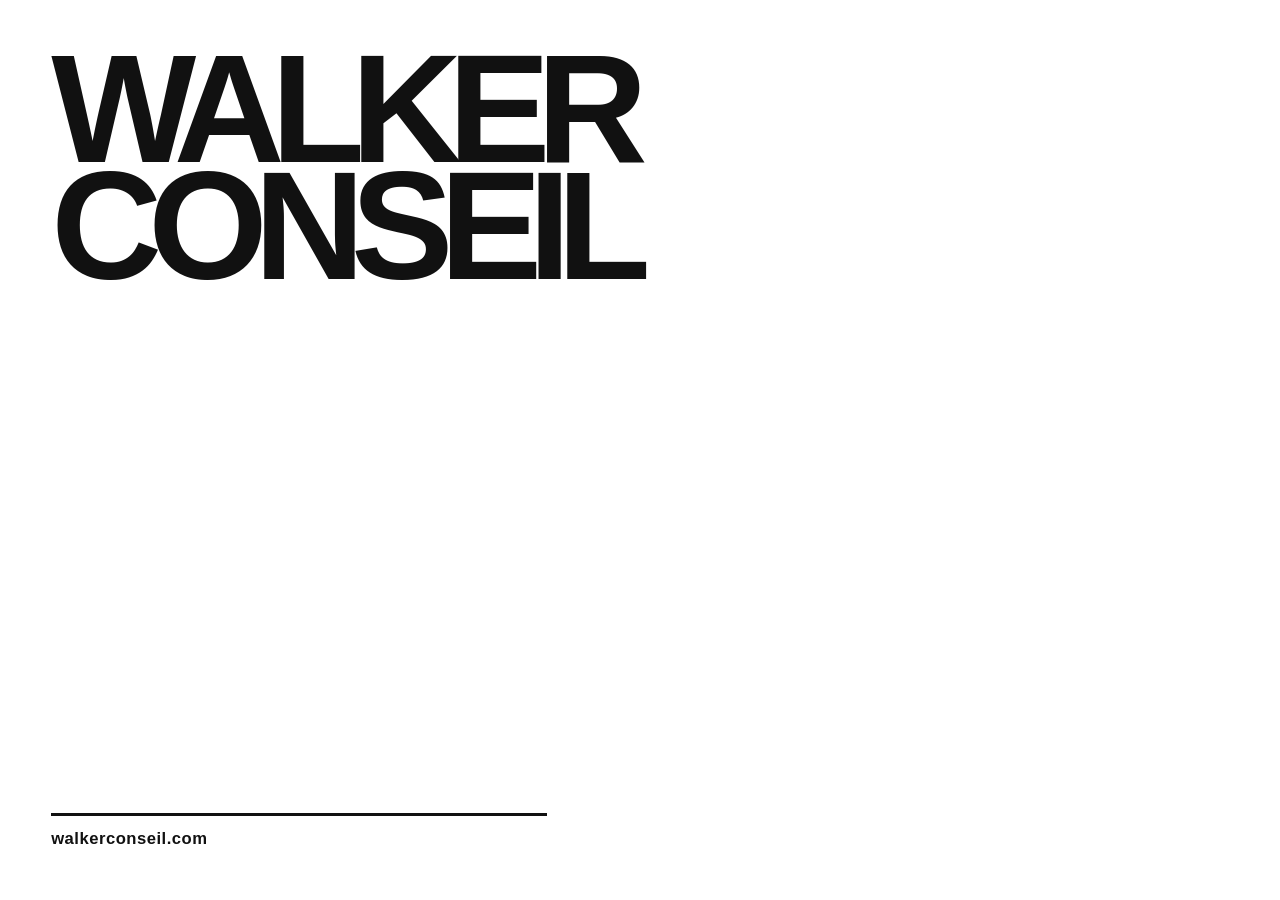
<file: index.html>
<!doctype html>
<html lang="en">
<head>
  <meta charset="utf-8">
  <meta name="viewport" content="width=device-width, initial-scale=1">
  <title>Walker Conseil</title>
  <style>
    * { box-sizing: border-box; }
    body { background: #fff; color: #111; font-family: Arial, Helvetica, sans-serif; margin: 0; min-height: 100svh; padding: clamp(1.5rem, 4vw, 4rem); }
    main { display: flex; flex-direction: column; justify-content: space-between; min-height: calc(100svh - clamp(3rem, 8vw, 8rem)); }
    h1 { font-size: clamp(3.5rem, 12vw, 12rem); font-weight: 700; letter-spacing: -.09em; line-height: .76; margin: 0; max-width: 9ch; text-transform: uppercase; }
    p { border-top: .2rem solid #111; font-size: clamp(.8rem, 1.3vw, 1.1rem); font-weight: 700; letter-spacing: .03em; margin: 3rem 0 0; padding-top: .8rem; width: min(100%, 31rem); }
  </style>
</head>
<body>
  <main>
    <h1>Walker<br>Conseil</h1>
    <p>walkerconseil.com</p>
  </main>
</body>
</html>
</file>
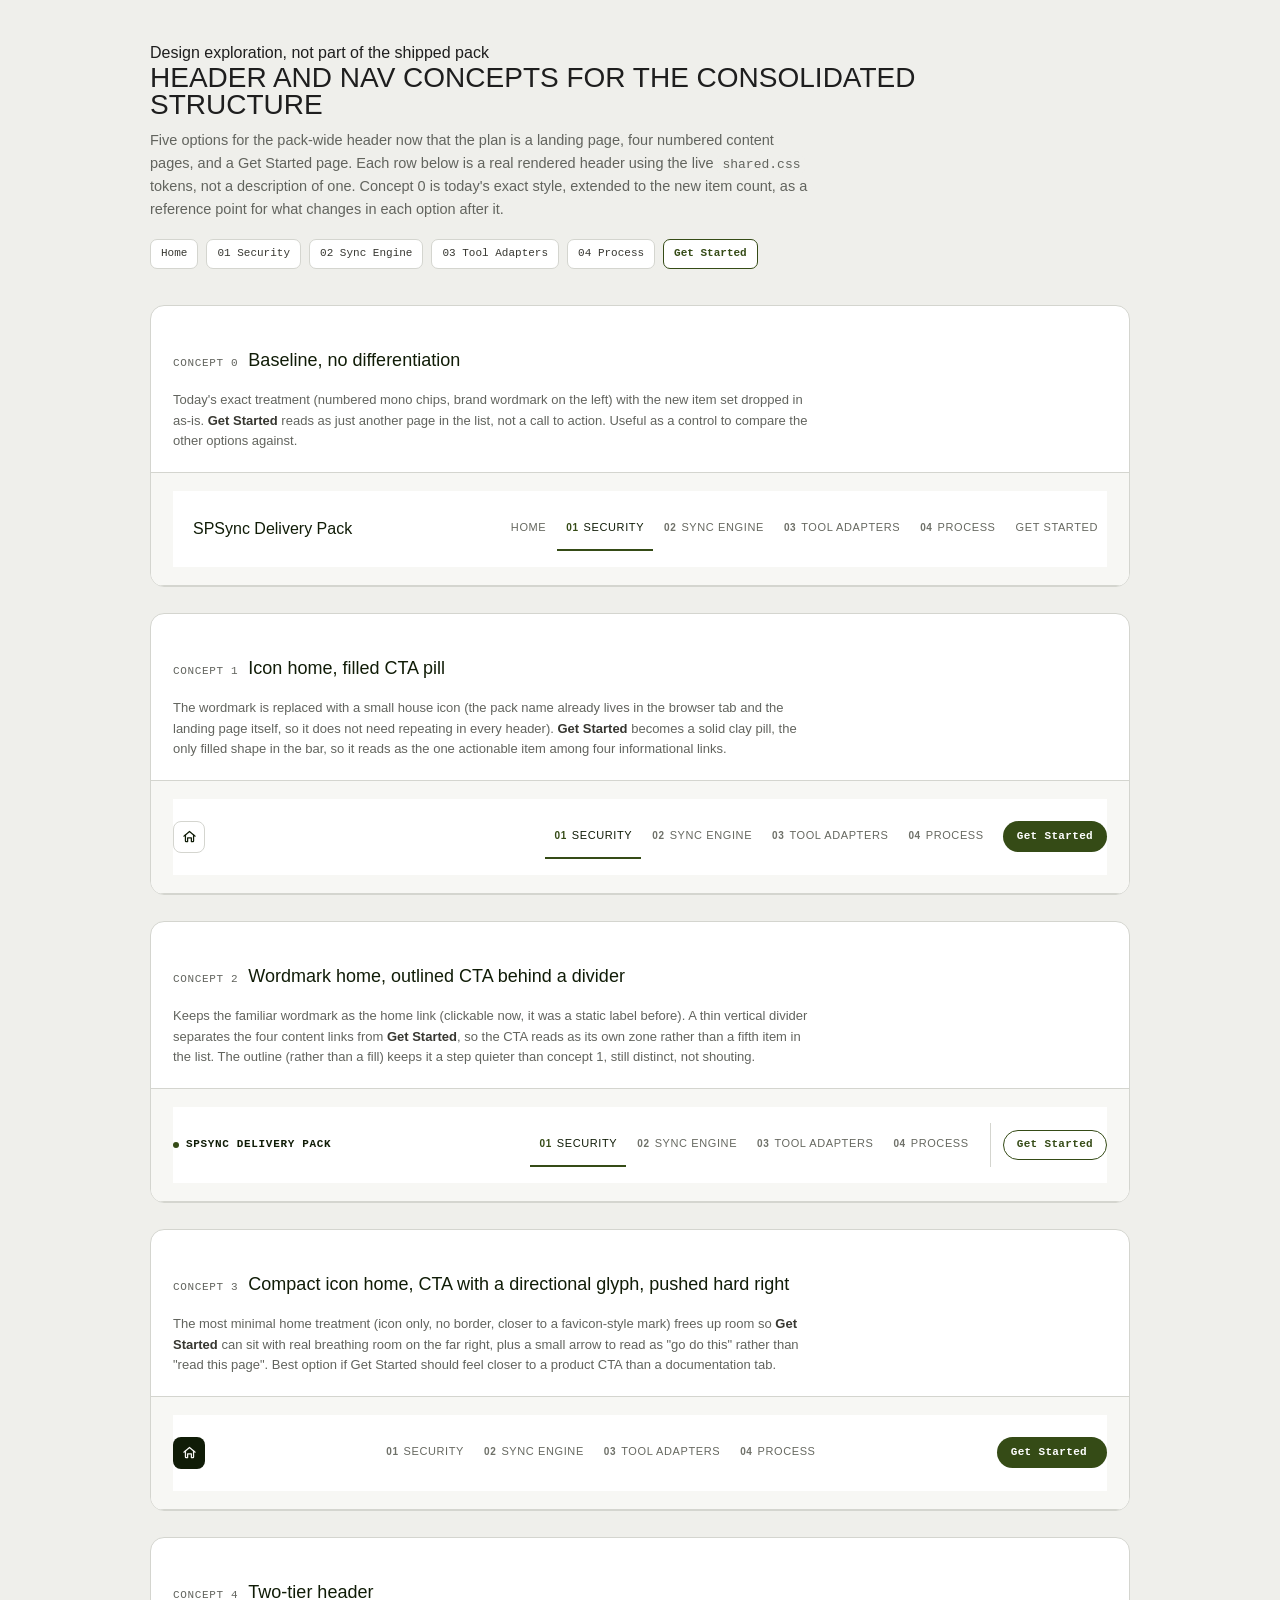
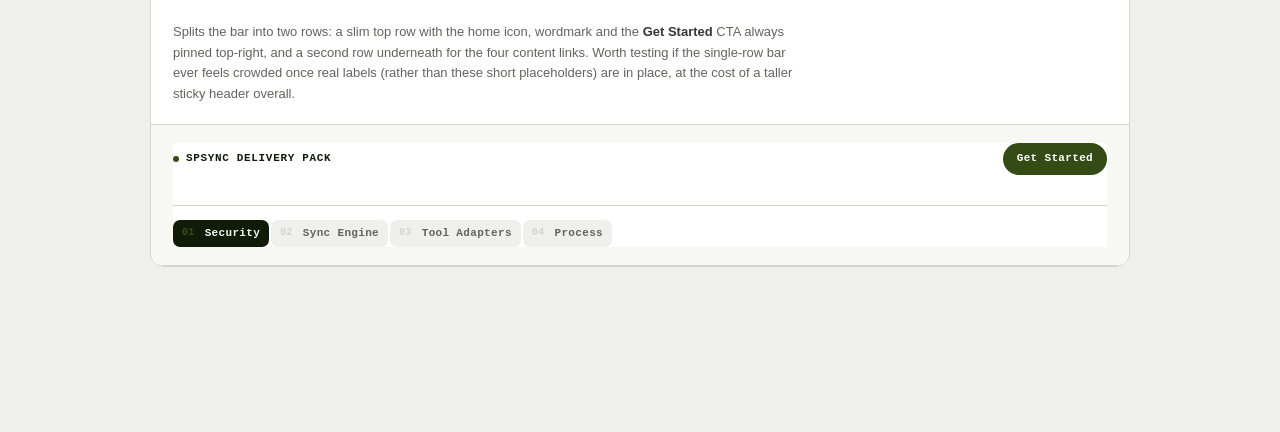
<file: clients/openpoint/sp-sync-engine/00-nav-header-concepts.html>
<!doctype html>
<html lang="en">
<head>
<meta charset="utf-8">
<meta name="viewport" content="width=device-width, initial-scale=1">
<title>Header/Nav Concepts: SPSync</title>
<link rel="stylesheet" href="assets/shared.css">
<style>
  /* Scratch design-exploration file for the consolidated 6-piece structure.
     Not part of the shipped pack, not linked from site.js's PAGES list.
     See plan/style-guide.md, "Component prototyping workflow". */

  body { background: var(--gray-150); padding-top: 40px; }
  .page { display: block; max-width: 980px; }

  .intro { margin-bottom: 36px; }
  .intro h1 { font-size: 28px; margin-bottom: 10px; }
  .intro p { color: var(--gray-500); max-width: 660px; font-size: 14.5px; }
  .intro .structure {
    margin-top: 18px; display: flex; flex-wrap: wrap; gap: 8px;
  }
  .intro .structure span {
    font-family: var(--mono); font-size: 11px; color: var(--gray-700);
    background: #fff; border: 1.5px solid var(--gray-300); border-radius: 7px;
    padding: 5px 10px;
  }
  .intro .structure span.cta { color: var(--clay); border-color: var(--clay); font-weight: 600; }

  .concept {
    background: #fff; border: 1.5px solid var(--gray-300); border-radius: 14px;
    margin-bottom: 26px; overflow: hidden;
  }
  .concept-label { display: flex; align-items: baseline; gap: 10px; padding: 18px 22px 2px; }
  .concept-label .cn {
    font-family: var(--mono); font-size: 11px; color: var(--gray-500);
    text-transform: uppercase; letter-spacing: 0.06em;
  }
  .concept-label h3 { font-family: var(--serif); font-size: 18px; font-weight: 500; color: var(--slate); }
  .concept-note { padding: 6px 22px 20px; font-size: 13px; color: var(--gray-500); max-width: 680px; }
  .concept-note b { color: var(--gray-700); }

  /* the mounted header preview: strips the sticky/negative-margin rules
     .top-header relies on when it's flush against the real page body */
  .mk-stage {
    padding: 18px 22px; background: var(--ivory);
    border-top: 1px solid var(--gray-300); border-bottom: 1px solid var(--gray-300);
  }
  .mk-stage .top-header {
    position: static; margin: 0; padding: 0; border-bottom: none;
  }

  /* shared building blocks for the concepts, layered on top of the real
     .top-header/.brand/.pack-nav classes from shared.css */
  .top-header .nav-group { display: flex; align-items: center; gap: 10px; flex-wrap: wrap; }

  .home-icon {
    display: flex; align-items: center; justify-content: center;
    width: 32px; height: 32px; border-radius: 8px; flex-shrink: 0;
    border: 1.5px solid var(--gray-300); color: var(--slate); text-decoration: none;
  }
  .home-icon:hover { background: var(--gray-150); border-color: var(--slate); }
  .home-icon.current { background: var(--slate); border-color: var(--slate); color: var(--ivory); }
  .home-icon svg { width: 15px; height: 15px; }

  .home-word {
    display: flex; align-items: center; gap: 7px; text-decoration: none;
    font-family: var(--mono); font-size: 11px; letter-spacing: 0.06em;
    text-transform: uppercase; color: var(--slate); font-weight: 600; white-space: nowrap;
  }
  .home-word .dot { width: 6px; height: 6px; border-radius: 50%; background: var(--clay); }

  .divider { width: 1px; align-self: stretch; background: var(--gray-300); margin: 0 2px; }

  .cta-fill, .cta-outline, .cta-plain {
    display: flex; align-items: center; gap: 6px; text-decoration: none; white-space: nowrap;
    font-family: var(--mono); font-size: 11px; font-weight: 600; letter-spacing: 0.03em;
    border-radius: 999px; padding: 7px 14px;
  }
  .cta-fill { color: #fff; background: var(--clay); }
  .cta-fill:hover { background: var(--slate); }
  .cta-outline { color: var(--clay); background: transparent; border: 1.5px solid var(--clay); padding: 5.5px 13px; }
  .cta-outline:hover { background: var(--clay); color: #fff; }
  .cta-plain { color: var(--gray-500); background: var(--gray-150); border-radius: 7px; padding: 5px 9px; }
  .cta-plain b { font-weight: 600; color: var(--gray-300); font-size: 10px; margin-right: 4px; }

  .mk-tier2 {
    display: flex; gap: 2px; flex-wrap: wrap; margin-top: 14px; padding-top: 14px;
    border-top: 1px solid var(--gray-300);
  }
</style>
</head>
<body>
<div class="page">

  <div class="intro">
    <div class="eyebrow"><span class="dot"></span>Design exploration, not part of the shipped pack</div>
    <h1>Header and nav concepts for the consolidated structure</h1>
    <p>Five options for the pack-wide header now that the plan is a landing page, four numbered
      content pages, and a Get Started page. Each row below is a real rendered header using the
      live <code>shared.css</code> tokens, not a description of one. Concept 0 is today's exact
      style, extended to the new item count, as a reference point for what changes in each option
      after it.</p>
    <div class="structure">
      <span>Home</span>
      <span>01 Security</span>
      <span>02 Sync Engine</span>
      <span>03 Tool Adapters</span>
      <span>04 Process</span>
      <span class="cta">Get Started</span>
    </div>
  </div>

  <div class="concept">
    <div class="concept-label"><span class="cn">Concept 0</span><h3>Baseline, no differentiation</h3></div>
    <div class="concept-note">Today's exact treatment (numbered mono chips, brand wordmark on the
      left) with the new item set dropped in as-is. <b>Get Started</b> reads as just another page in
      the list, not a call to action. Useful as a control to compare the other options against.</div>
    <div class="mk-stage">
      <div class="top-header">
        <span class="brand"><span class="dot"></span>SPSync Delivery Pack</span>
        <nav class="pack-nav">
          <a href="#">Home</a>
          <a href="#" class="current"><b>01</b>Security</a>
          <a href="#"><b>02</b>Sync Engine</a>
          <a href="#"><b>03</b>Tool Adapters</a>
          <a href="#"><b>04</b>Process</a>
          <a href="#">Get Started</a>
        </nav>
      </div>
    </div>
  </div>

  <div class="concept">
    <div class="concept-label"><span class="cn">Concept 1</span><h3>Icon home, filled CTA pill</h3></div>
    <div class="concept-note">The wordmark is replaced with a small house icon (the pack name
      already lives in the browser tab and the landing page itself, so it does not need repeating
      in every header). <b>Get Started</b> becomes a solid clay pill, the only filled shape in the
      bar, so it reads as the one actionable item among four informational links.</div>
    <div class="mk-stage">
      <div class="top-header">
        <a href="#" class="home-icon" title="Home">
          <svg viewBox="0 0 24 24" fill="none" stroke="currentColor" stroke-width="2" stroke-linecap="round" stroke-linejoin="round"><path d="M3 11.5 12 4l9 7.5"/><path d="M5.5 9.5V19a1 1 0 0 0 1 1H9v-6h6v6h2.5a1 1 0 0 0 1-1V9.5"/></svg>
        </a>
        <div class="nav-group">
          <nav class="pack-nav">
            <a href="#" class="current"><b>01</b>Security</a>
            <a href="#"><b>02</b>Sync Engine</a>
            <a href="#"><b>03</b>Tool Adapters</a>
            <a href="#"><b>04</b>Process</a>
          </nav>
          <a href="#" class="cta-fill">Get Started</a>
        </div>
      </div>
    </div>
  </div>

  <div class="concept">
    <div class="concept-label"><span class="cn">Concept 2</span><h3>Wordmark home, outlined CTA behind a divider</h3></div>
    <div class="concept-note">Keeps the familiar wordmark as the home link (clickable now, it
      was a static label before). A thin vertical divider separates the four content links from
      <b>Get Started</b>, so the CTA reads as its own zone rather than a fifth item in the list.
      The outline (rather than a fill) keeps it a step quieter than concept 1, still distinct, not
      shouting.</div>
    <div class="mk-stage">
      <div class="top-header">
        <a href="#" class="home-word"><span class="dot"></span>SPSync Delivery Pack</a>
        <div class="nav-group">
          <nav class="pack-nav">
            <a href="#" class="current"><b>01</b>Security</a>
            <a href="#"><b>02</b>Sync Engine</a>
            <a href="#"><b>03</b>Tool Adapters</a>
            <a href="#"><b>04</b>Process</a>
          </nav>
          <span class="divider"></span>
          <a href="#" class="cta-outline">Get Started</a>
        </div>
      </div>
    </div>
  </div>

  <div class="concept">
    <div class="concept-label"><span class="cn">Concept 3</span><h3>Compact icon home, CTA with a directional glyph, pushed hard right</h3></div>
    <div class="concept-note">The most minimal home treatment (icon only, no border, closer to a
      favicon-style mark) frees up room so <b>Get Started</b> can sit with real breathing room on
      the far right, plus a small arrow to read as "go do this" rather than "read this page". Best
      option if Get Started should feel closer to a product CTA than a documentation tab.</div>
    <div class="mk-stage">
      <div class="top-header">
        <a href="#" class="home-icon current" title="Home" style="border:none;">
          <svg viewBox="0 0 24 24" fill="none" stroke="currentColor" stroke-width="2" stroke-linecap="round" stroke-linejoin="round"><path d="M3 11.5 12 4l9 7.5"/><path d="M5.5 9.5V19a1 1 0 0 0 1 1H9v-6h6v6h2.5a1 1 0 0 0 1-1V9.5"/></svg>
        </a>
        <nav class="pack-nav">
          <a href="#"><b>01</b>Security</a>
          <a href="#"><b>02</b>Sync Engine</a>
          <a href="#"><b>03</b>Tool Adapters</a>
          <a href="#"><b>04</b>Process</a>
        </nav>
        <a href="#" class="cta-fill">
          Get Started
          <svg viewBox="0 0 24 24" fill="none" stroke="currentColor" stroke-width="2.5" stroke-linecap="round" stroke-linejoin="round"><path d="M5 12h13"/><path d="M13 6l6 6-6 6"/></svg>
        </a>
      </div>
    </div>
  </div>

  <div class="concept">
    <div class="concept-label"><span class="cn">Concept 4</span><h3>Two-tier header</h3></div>
    <div class="concept-note">Splits the bar into two rows: a slim top row with the home icon,
      wordmark and the <b>Get Started</b> CTA always pinned top-right, and a second row underneath
      for the four content links. Worth testing if the single-row bar ever feels crowded once real
      labels (rather than these short placeholders) are in place, at the cost of a taller sticky
      header overall.</div>
    <div class="mk-stage">
      <div class="top-header" style="flex-wrap: wrap;">
        <a href="#" class="home-word"><span class="dot"></span>SPSync Delivery Pack</a>
        <a href="#" class="cta-fill">Get Started</a>
        <div class="mk-tier2" style="width:100%;">
          <a href="#" class="cta-plain current" style="background:var(--slate); color:var(--ivory);"><b style="color:var(--clay);">01</b>Security</a>
          <a href="#" class="cta-plain"><b>02</b>Sync Engine</a>
          <a href="#" class="cta-plain"><b>03</b>Tool Adapters</a>
          <a href="#" class="cta-plain"><b>04</b>Process</a>
        </div>
      </div>
    </div>
  </div>

</div>
</body>
</html>
</file>
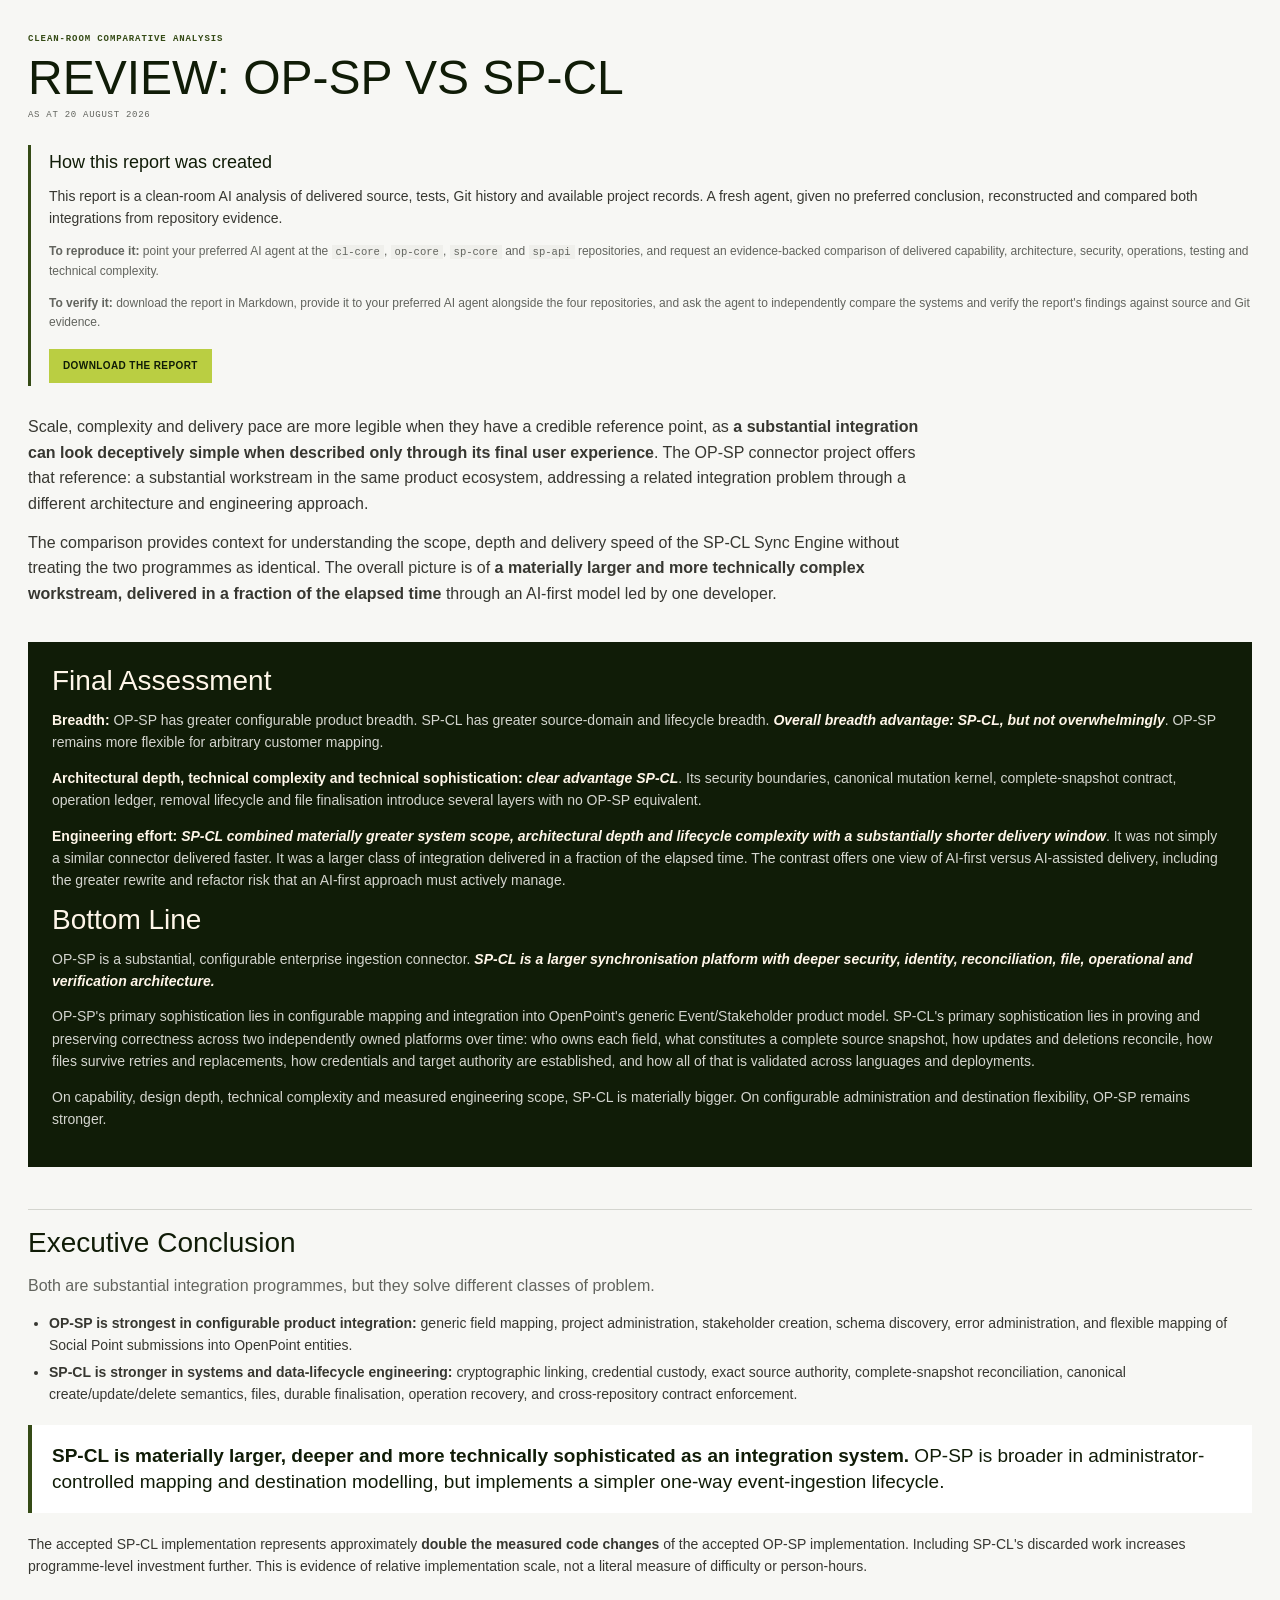
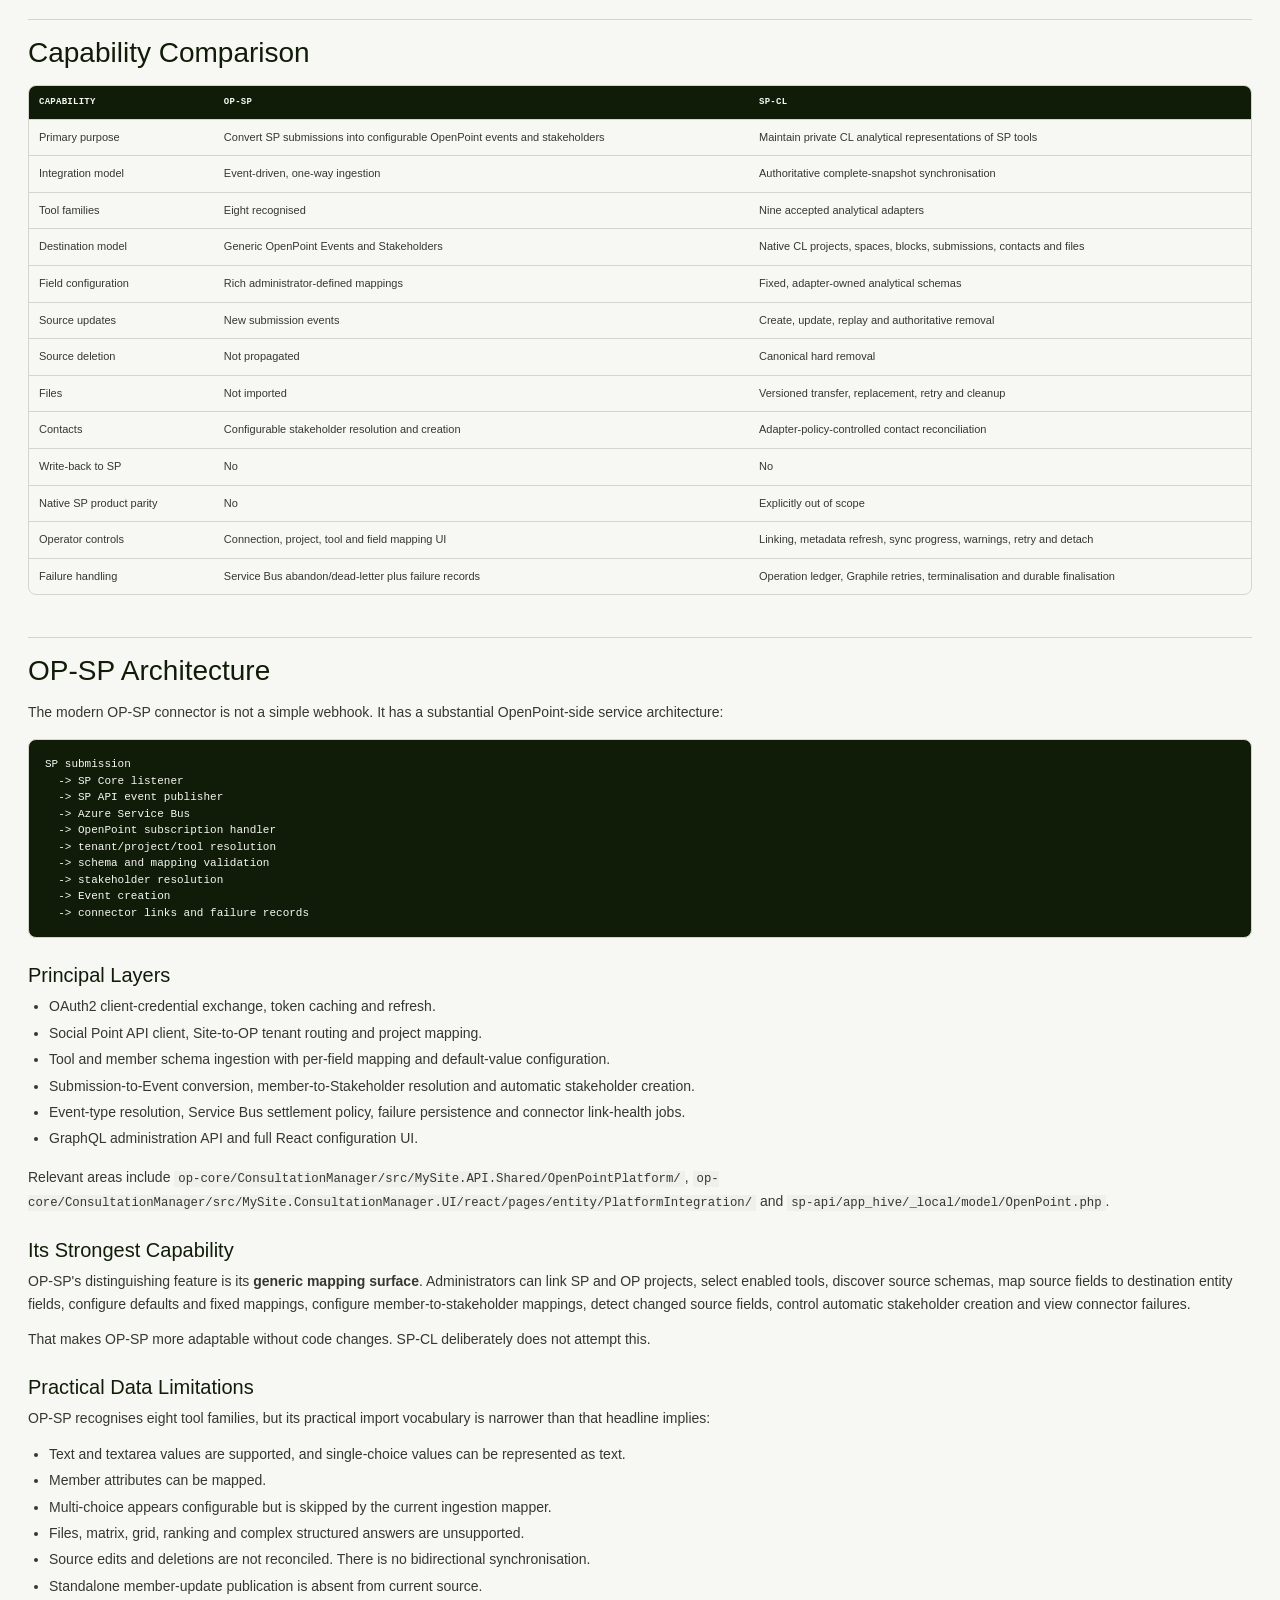
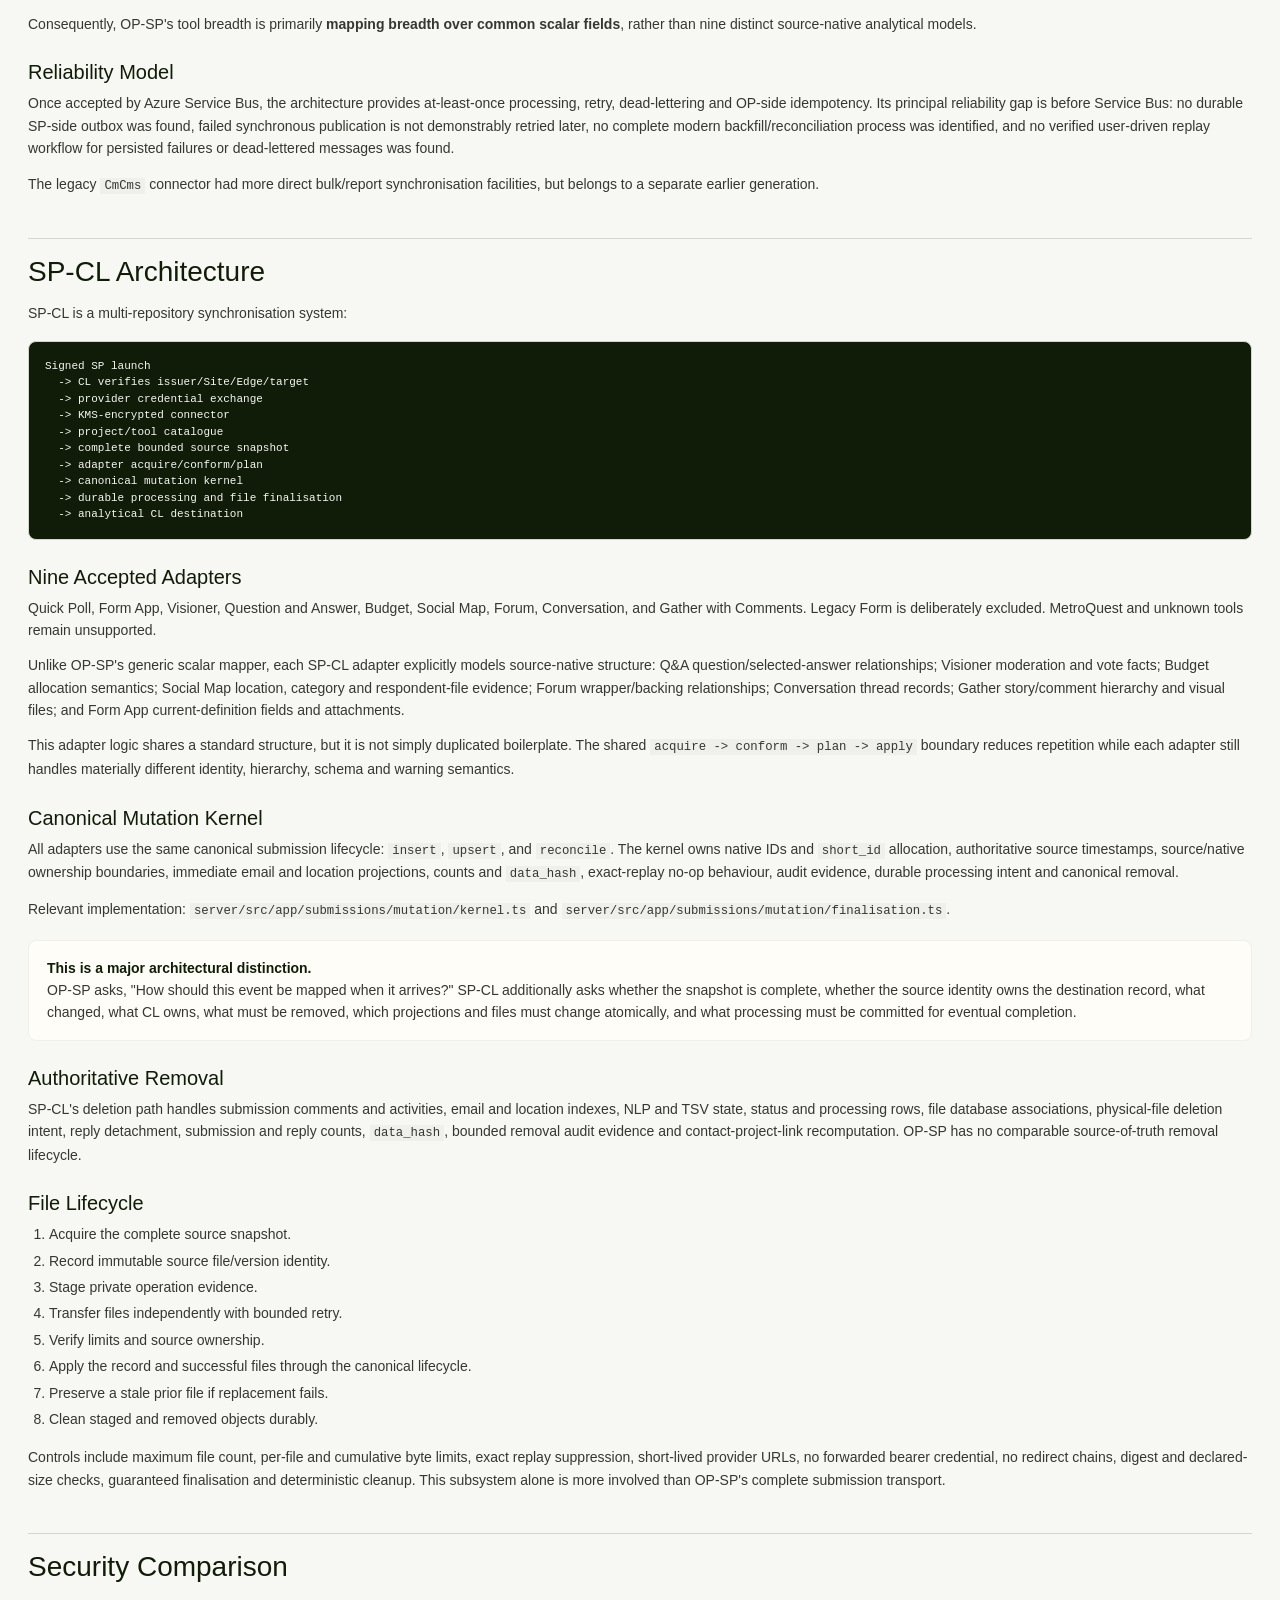
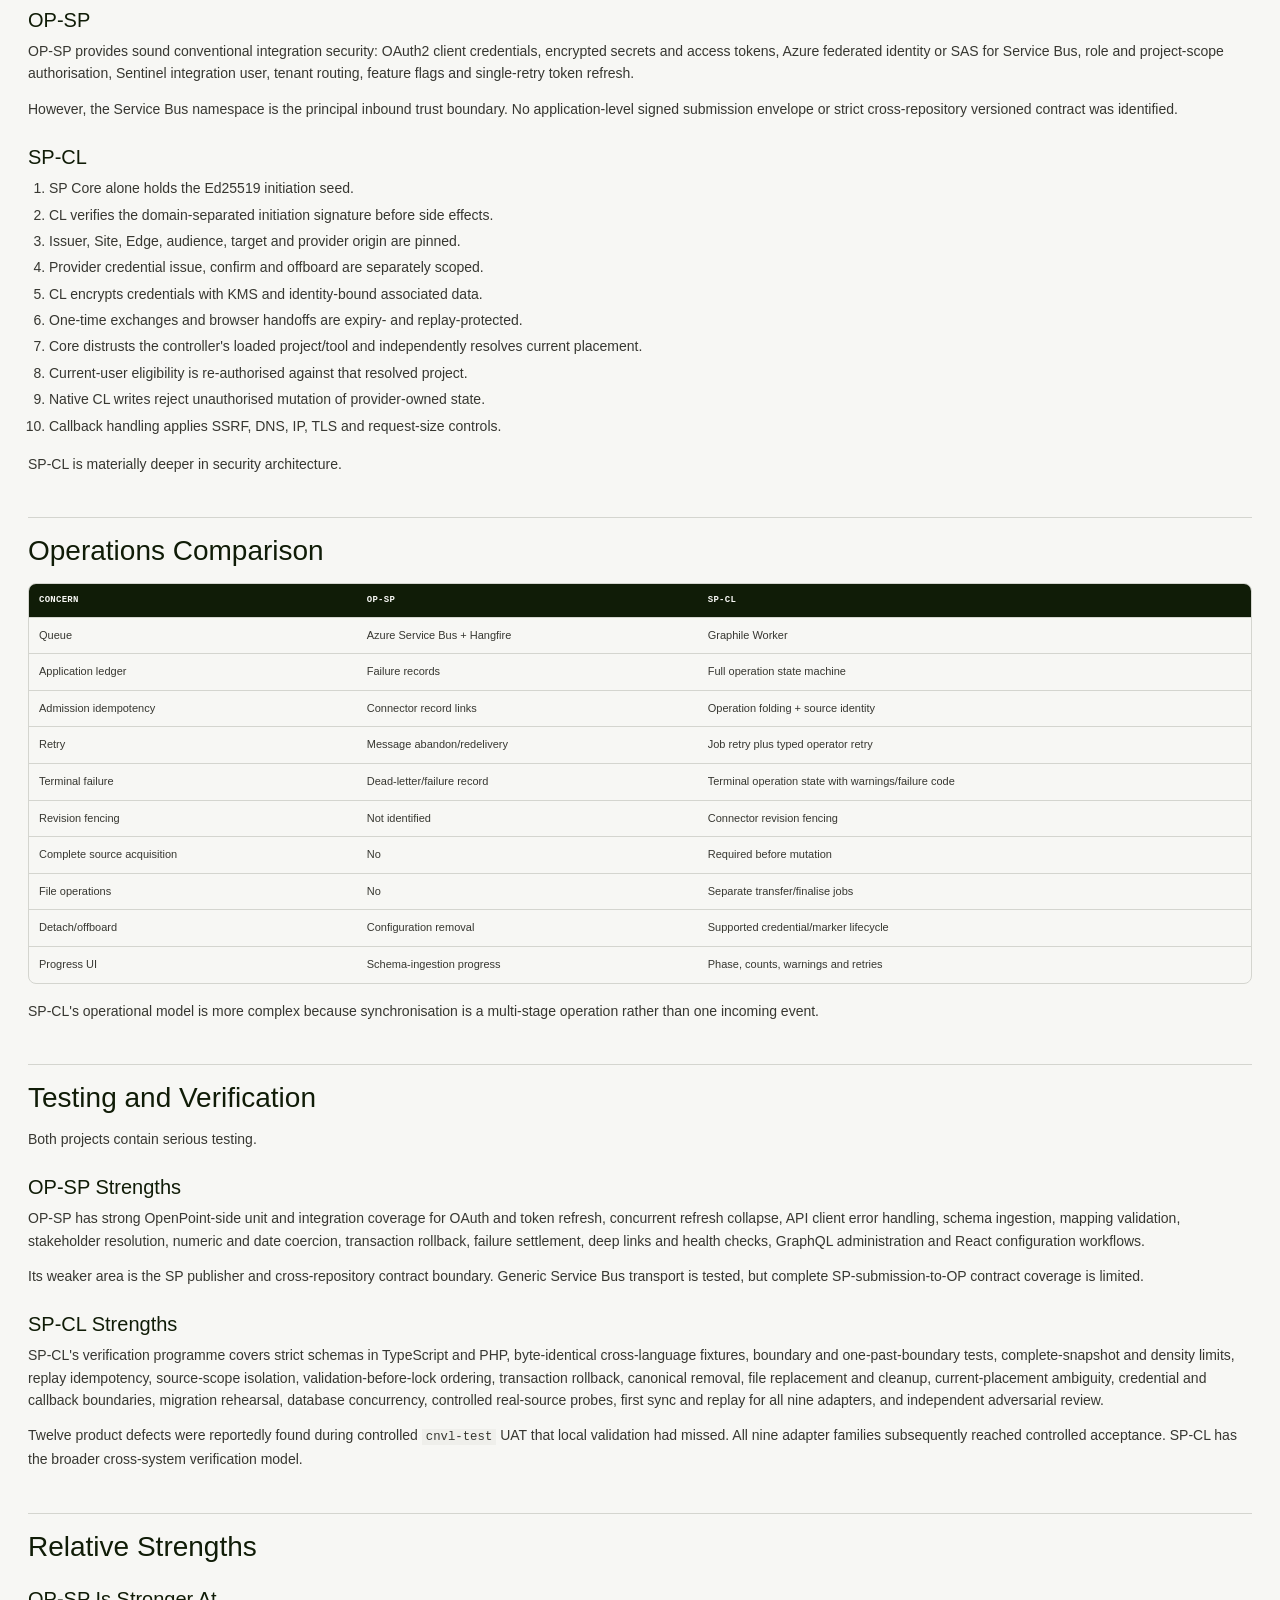
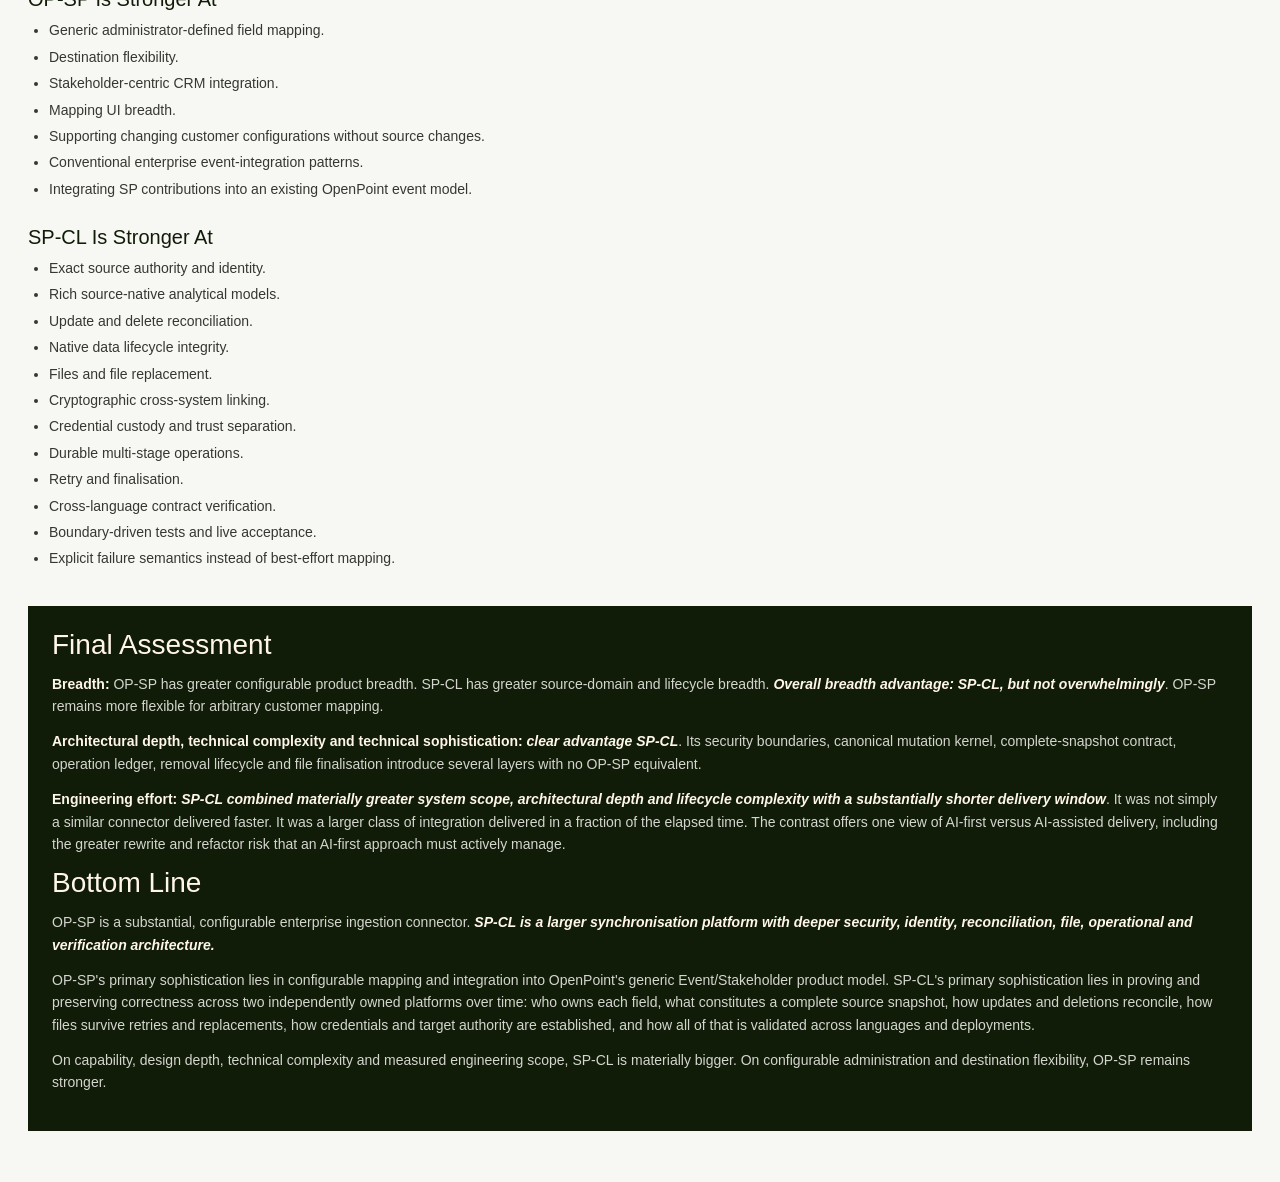
<file: clients/openpoint/sp-sync-engine/analysis/compare.html>
<!doctype html>
<html lang="en">
<head>
<meta charset="utf-8">
<meta name="viewport" content="width=device-width, initial-scale=1">
<title>Final Review: OP-SP vs SP-CL</title>
<style>
  @font-face { font-family:"ABC Social"; src:url("https://www.openpoint.com/wp-content/themes/open-point-launch/assets/fonts/ABCSocial-Regular.woff2") format("woff2"); }
  @font-face { font-family:"ABC Otto"; src:url("https://www.openpoint.com/wp-content/themes/open-point-launch/assets/fonts/ABCOtto-Regular.woff2") format("woff2"); }
  @font-face { font-family:"Memoir"; src:url("https://www.openpoint.com/wp-content/themes/open-point-launch/assets/fonts/Memoir.woff2") format("woff2"); }
  :root { --ivory:#f7f7f4; --slate:#101c07; --clay:#354b16; --signal:#bace42; --oat:#efefeb; --olive:#354b16; --gray-150:#efefeb; --gray-300:#d4d5cf; --gray-500:#62645e; --gray-700:#373731; --text-on-dark:#fff6e9; --muted-on-dark:#d4d5cf; --display:"Memoir",Arial,sans-serif; --serif:"ABC Otto",Arial,sans-serif; --sans:"ABC Social",Arial,sans-serif; --mono:ui-monospace,"SF Mono",Menlo,Consolas,monospace; }
  * { box-sizing:border-box; }
  body { margin:0; padding:32px 28px 60px; background:var(--ivory); color:var(--gray-700); font-family:var(--sans); font-size:14px; line-height:1.6; -webkit-font-smoothing:antialiased; -moz-osx-font-smoothing:grayscale; }
  .eyebrow { color:var(--clay); font-family:var(--mono); font-size:9px; font-weight:700; letter-spacing:.1em; text-transform:uppercase; }
  .as-at { margin:-9px 0 22px; color:var(--gray-500); font-family:var(--mono); font-size:9px; letter-spacing:.08em; text-transform:uppercase; }
  h1,h2,h3 { color:var(--slate); font-family:var(--serif); font-weight:500; line-height:1.1; }
  h1 { margin:8px 0 16px; font:48px/.98 var(--display); letter-spacing:0; text-transform:uppercase; }
  h2 { margin:42px 0 14px; padding-top:18px; border-top:1px solid var(--gray-300); font-size:28px; }
  h3 { margin:26px 0 9px; font-size:20px; }
  h4 { margin:18px 0 7px; color:var(--slate); font-size:13px; }
  p { margin:0 0 13px; }
  ul,ol { margin:0 0 16px; padding-left:21px; }
  li { margin:4px 0; }
  .intro { color:var(--gray-500); font-size:16px; }
  blockquote { margin:20px 0; padding:18px 20px; border-left:4px solid var(--clay); background:#fff; color:var(--slate); font-family:var(--serif); font-size:19px; line-height:1.35; }
  code { padding:1px 4px; background:var(--gray-150); font-family:var(--mono); font-size:.88em; overflow-wrap:anywhere; }
  pre { margin:16px 0; padding:16px; overflow:auto; border:1px solid var(--gray-300); border-radius:8px; background:var(--slate); color:var(--ivory); font-family:var(--mono); font-size:11px; line-height:1.5; }
  .table-wrap { margin:16px 0; overflow-x:auto; border:1px solid var(--gray-300); border-radius:8px; }
  table { width:100%; min-width:560px; border-collapse:collapse; font-size:11px; }
  th,td { padding:9px 10px; border-bottom:1px solid var(--gray-300); text-align:left; vertical-align:top; }
  th { background:var(--slate); color:var(--ivory); font-family:var(--mono); font-size:9px; letter-spacing:.03em; text-transform:uppercase; }
  tr:last-child td { border-bottom:0; }
  .callout { margin:18px 0; padding:16px 18px; border:1px solid var(--oat); border-radius:8px; background:#fffdf8; }
  .callout strong { color:var(--slate); }
  .method-note { margin:0 0 28px; padding:3px 0 3px 18px; border-left:3px solid var(--clay); }
  .method-note .title { margin-bottom:8px; color:var(--slate); font-family:var(--serif); font-size:18px; }
  .method-note .reproduce { margin-top:12px; color:var(--gray-500); font-size:12px; }
  .download-report { display:inline-block; margin-top:4px; padding:8px 13px; border:1px solid var(--signal); background:var(--signal); color:var(--slate); font-family:var(--sans); font-size:10px; font-weight:700; letter-spacing:.04em; text-decoration:none; text-transform:uppercase; }
  .download-report:hover { background:transparent; color:#a54f35; }
  .comparison-purpose { max-width:900px; margin-bottom:13px; color:var(--gray-700); font-size:16px; }
  .comparison-purpose.closing { margin-bottom:28px; }
  .scale { display:grid; grid-template-columns:repeat(2,1fr); gap:10px; margin:16px 0; }
  .stat { padding:14px; background:var(--slate); color:var(--muted-on-dark); }
  .stat b { display:block; color:var(--signal); font-family:var(--serif); font-size:26px; font-weight:500; line-height:1.1; }
  .stat span { font-size:10px; }
  .bottom { margin-top:36px; padding:24px; background:var(--slate); color:var(--muted-on-dark); }
  .bottom h2 { margin:0 0 12px; padding:0; border:0; color:var(--text-on-dark); }
  .bottom strong { color:var(--text-on-dark); }
  @media (max-width:480px) { body { padding:24px 18px 48px; } h1 { font-size:32px; } .scale { grid-template-columns:1fr; } }
</style>
</head>
<body>
  <div class="eyebrow">Clean-room comparative analysis</div>
  <h1>Review: OP-SP vs SP-CL</h1>
  <p class="as-at">As at 20 August 2026</p>

  <div class="method-note">
    <div class="title">How this report was created</div>
    <p>This report is a clean-room AI analysis of delivered source, tests, Git history and available project records. A fresh agent, given no preferred conclusion, reconstructed and compared both integrations from repository evidence.</p>
    <p class="reproduce"><strong>To reproduce it:</strong> point your preferred AI agent at the <code>cl-core</code>, <code>op-core</code>, <code>sp-core</code> and <code>sp-api</code> repositories, and request an evidence-backed comparison of delivered capability, architecture, security, operations, testing and technical complexity.</p>
    <p class="reproduce"><strong>To verify it:</strong> download the report in Markdown, provide it to your preferred AI agent alongside the four repositories, and ask the agent to independently compare the systems and verify the report's findings against source and Git evidence.</p>
    <a class="download-report" href="compare.md" download="op-sp-vs-sp-cl-comparison.md" type="application/octet-stream">Download the report</a>
  </div>

  <p class="comparison-purpose">Scale, complexity and delivery pace are more legible when they have a credible reference point, as <strong>a substantial integration can look deceptively simple when described only through its final user experience</strong>. The OP-SP connector project offers that reference: a substantial workstream in the same product ecosystem, addressing a related integration problem through a different architecture and engineering approach.</p>
  <p class="comparison-purpose closing">The comparison provides context for understanding the scope, depth and delivery speed of the SP-CL Sync Engine without treating the two programmes as identical. The overall picture is of <strong>a materially larger and more technically complex workstream, delivered in a fraction of the elapsed time</strong> through an AI-first model led by one developer.</p>

  <div class="bottom">
    <h2>Final Assessment</h2>
    <p><strong>Breadth:</strong> OP-SP has greater configurable product breadth. SP-CL has greater source-domain and lifecycle breadth. <i><strong>Overall breadth advantage: SP-CL, but not overwhelmingly</strong></i>. OP-SP remains more flexible for arbitrary customer mapping.</p>
    <p><strong>Architectural depth, technical complexity and technical sophistication:</strong> <i><strong>clear advantage SP-CL</strong></i>. Its security boundaries, canonical mutation kernel, complete-snapshot contract, operation ledger, removal lifecycle and file finalisation introduce several layers with no OP-SP equivalent.</p>
    <p><strong>Engineering effort:</strong> <i><strong>SP-CL combined materially greater system scope, architectural depth and lifecycle complexity with a substantially shorter delivery window</strong></i>. It was not simply a similar connector delivered faster. It was a larger class of integration delivered in a fraction of the elapsed time. The contrast offers one view of AI-first versus AI-assisted delivery, including the greater rewrite and refactor risk that an AI-first approach must actively manage.</p>
    <h2>Bottom Line</h2>
    <p>OP-SP is a substantial, configurable enterprise ingestion connector. <strong><i>SP-CL is a larger synchronisation platform with deeper security, identity, reconciliation, file, operational and verification architecture.</i></strong></p>
    <p>OP-SP's primary sophistication lies in configurable mapping and integration into OpenPoint's generic Event/Stakeholder product model. SP-CL's primary sophistication lies in proving and preserving correctness across two independently owned platforms over time: who owns each field, what constitutes a complete source snapshot, how updates and deletions reconcile, how files survive retries and replacements, how credentials and target authority are established, and how all of that is validated across languages and deployments.</p>
    <p>On capability, design depth, technical complexity and measured engineering scope, SP-CL is materially bigger. On configurable administration and destination flexibility, OP-SP remains stronger.</p>
  </div>

  <h2>Executive Conclusion</h2>
  <p class="intro">Both are substantial integration programmes, but they solve different classes of problem.</p>
  <ul>
    <li><strong>OP-SP is strongest in configurable product integration:</strong> generic field mapping, project administration, stakeholder creation, schema discovery, error administration, and flexible mapping of Social Point submissions into OpenPoint entities.</li>
    <li><strong>SP-CL is stronger in systems and data-lifecycle engineering:</strong> cryptographic linking, credential custody, exact source authority, complete-snapshot reconciliation, canonical create/update/delete semantics, files, durable finalisation, operation recovery, and cross-repository contract enforcement.</li>
  </ul>
  <blockquote><strong>SP-CL is materially larger, deeper and more technically sophisticated as an integration system.</strong> OP-SP is broader in administrator-controlled mapping and destination modelling, but implements a simpler one-way event-ingestion lifecycle.</blockquote>
  <p>The accepted SP-CL implementation represents approximately <strong>double the measured code changes</strong> of the accepted OP-SP implementation. Including SP-CL's discarded work increases programme-level investment further. This is evidence of relative implementation scale, not a literal measure of difficulty or person-hours.</p>

  <h2>Capability Comparison</h2>
  <div class="table-wrap"><table><thead><tr><th>Capability</th><th>OP-SP</th><th>SP-CL</th></tr></thead><tbody>
    <tr><td>Primary purpose</td><td>Convert SP submissions into configurable OpenPoint events and stakeholders</td><td>Maintain private CL analytical representations of SP tools</td></tr>
    <tr><td>Integration model</td><td>Event-driven, one-way ingestion</td><td>Authoritative complete-snapshot synchronisation</td></tr>
    <tr><td>Tool families</td><td>Eight recognised</td><td>Nine accepted analytical adapters</td></tr>
    <tr><td>Destination model</td><td>Generic OpenPoint Events and Stakeholders</td><td>Native CL projects, spaces, blocks, submissions, contacts and files</td></tr>
    <tr><td>Field configuration</td><td>Rich administrator-defined mappings</td><td>Fixed, adapter-owned analytical schemas</td></tr>
    <tr><td>Source updates</td><td>New submission events</td><td>Create, update, replay and authoritative removal</td></tr>
    <tr><td>Source deletion</td><td>Not propagated</td><td>Canonical hard removal</td></tr>
    <tr><td>Files</td><td>Not imported</td><td>Versioned transfer, replacement, retry and cleanup</td></tr>
    <tr><td>Contacts</td><td>Configurable stakeholder resolution and creation</td><td>Adapter-policy-controlled contact reconciliation</td></tr>
    <tr><td>Write-back to SP</td><td>No</td><td>No</td></tr>
    <tr><td>Native SP product parity</td><td>No</td><td>Explicitly out of scope</td></tr>
    <tr><td>Operator controls</td><td>Connection, project, tool and field mapping UI</td><td>Linking, metadata refresh, sync progress, warnings, retry and detach</td></tr>
    <tr><td>Failure handling</td><td>Service Bus abandon/dead-letter plus failure records</td><td>Operation ledger, Graphile retries, terminalisation and durable finalisation</td></tr>
  </tbody></table></div>

  <h2>OP-SP Architecture</h2>
  <p>The modern OP-SP connector is not a simple webhook. It has a substantial OpenPoint-side service architecture:</p>
  <pre>SP submission
  -&gt; SP Core listener
  -&gt; SP API event publisher
  -&gt; Azure Service Bus
  -&gt; OpenPoint subscription handler
  -&gt; tenant/project/tool resolution
  -&gt; schema and mapping validation
  -&gt; stakeholder resolution
  -&gt; Event creation
  -&gt; connector links and failure records</pre>
  <h3>Principal Layers</h3>
  <ul><li>OAuth2 client-credential exchange, token caching and refresh.</li><li>Social Point API client, Site-to-OP tenant routing and project mapping.</li><li>Tool and member schema ingestion with per-field mapping and default-value configuration.</li><li>Submission-to-Event conversion, member-to-Stakeholder resolution and automatic stakeholder creation.</li><li>Event-type resolution, Service Bus settlement policy, failure persistence and connector link-health jobs.</li><li>GraphQL administration API and full React configuration UI.</li></ul>
  <p>Relevant areas include <code>op-core/ConsultationManager/src/MySite.API.Shared/OpenPointPlatform/</code>, <code>op-core/ConsultationManager/src/MySite.ConsultationManager.UI/react/pages/entity/PlatformIntegration/</code> and <code>sp-api/app_hive/_local/model/OpenPoint.php</code>.</p>
  <h3>Its Strongest Capability</h3>
  <p>OP-SP's distinguishing feature is its <strong>generic mapping surface</strong>. Administrators can link SP and OP projects, select enabled tools, discover source schemas, map source fields to destination entity fields, configure defaults and fixed mappings, configure member-to-stakeholder mappings, detect changed source fields, control automatic stakeholder creation and view connector failures.</p>
  <p>That makes OP-SP more adaptable without code changes. SP-CL deliberately does not attempt this.</p>
  <h3>Practical Data Limitations</h3>
  <p>OP-SP recognises eight tool families, but its practical import vocabulary is narrower than that headline implies:</p>
  <ul><li>Text and textarea values are supported, and single-choice values can be represented as text.</li><li>Member attributes can be mapped.</li><li>Multi-choice appears configurable but is skipped by the current ingestion mapper.</li><li>Files, matrix, grid, ranking and complex structured answers are unsupported.</li><li>Source edits and deletions are not reconciled. There is no bidirectional synchronisation.</li><li>Standalone member-update publication is absent from current source.</li></ul>
  <p>Consequently, OP-SP's tool breadth is primarily <strong>mapping breadth over common scalar fields</strong>, rather than nine distinct source-native analytical models.</p>
  <h3>Reliability Model</h3>
  <p>Once accepted by Azure Service Bus, the architecture provides at-least-once processing, retry, dead-lettering and OP-side idempotency. Its principal reliability gap is before Service Bus: no durable SP-side outbox was found, failed synchronous publication is not demonstrably retried later, no complete modern backfill/reconciliation process was identified, and no verified user-driven replay workflow for persisted failures or dead-lettered messages was found.</p>
  <p>The legacy <code>CmCms</code> connector had more direct bulk/report synchronisation facilities, but belongs to a separate earlier generation.</p>

  <h2>SP-CL Architecture</h2>
  <p>SP-CL is a multi-repository synchronisation system:</p>
  <pre>Signed SP launch
  -&gt; CL verifies issuer/Site/Edge/target
  -&gt; provider credential exchange
  -&gt; KMS-encrypted connector
  -&gt; project/tool catalogue
  -&gt; complete bounded source snapshot
  -&gt; adapter acquire/conform/plan
  -&gt; canonical mutation kernel
  -&gt; durable processing and file finalisation
  -&gt; analytical CL destination</pre>
  <h3>Nine Accepted Adapters</h3>
  <p>Quick Poll, Form App, Visioner, Question and Answer, Budget, Social Map, Forum, Conversation, and Gather with Comments. Legacy Form is deliberately excluded. MetroQuest and unknown tools remain unsupported.</p>
  <p>Unlike OP-SP's generic scalar mapper, each SP-CL adapter explicitly models source-native structure: Q&amp;A question/selected-answer relationships; Visioner moderation and vote facts; Budget allocation semantics; Social Map location, category and respondent-file evidence; Forum wrapper/backing relationships; Conversation thread records; Gather story/comment hierarchy and visual files; and Form App current-definition fields and attachments.</p>
  <p>This adapter logic shares a standard structure, but it is not simply duplicated boilerplate. The shared <code>acquire -&gt; conform -&gt; plan -&gt; apply</code> boundary reduces repetition while each adapter still handles materially different identity, hierarchy, schema and warning semantics.</p>
  <h3>Canonical Mutation Kernel</h3>
  <p>All adapters use the same canonical submission lifecycle: <code>insert</code>, <code>upsert</code>, and <code>reconcile</code>. The kernel owns native IDs and <code>short_id</code> allocation, authoritative source timestamps, source/native ownership boundaries, immediate email and location projections, counts and <code>data_hash</code>, exact-replay no-op behaviour, audit evidence, durable processing intent and canonical removal.</p>
  <p>Relevant implementation: <code>server/src/app/submissions/mutation/kernel.ts</code> and <code>server/src/app/submissions/mutation/finalisation.ts</code>.</p>
  <div class="callout"><strong>This is a major architectural distinction.</strong><br>OP-SP asks, "How should this event be mapped when it arrives?" SP-CL additionally asks whether the snapshot is complete, whether the source identity owns the destination record, what changed, what CL owns, what must be removed, which projections and files must change atomically, and what processing must be committed for eventual completion.</div>
  <h3>Authoritative Removal</h3>
  <p>SP-CL's deletion path handles submission comments and activities, email and location indexes, NLP and TSV state, status and processing rows, file database associations, physical-file deletion intent, reply detachment, submission and reply counts, <code>data_hash</code>, bounded removal audit evidence and contact-project-link recomputation. OP-SP has no comparable source-of-truth removal lifecycle.</p>
  <h3>File Lifecycle</h3>
  <ol><li>Acquire the complete source snapshot.</li><li>Record immutable source file/version identity.</li><li>Stage private operation evidence.</li><li>Transfer files independently with bounded retry.</li><li>Verify limits and source ownership.</li><li>Apply the record and successful files through the canonical lifecycle.</li><li>Preserve a stale prior file if replacement fails.</li><li>Clean staged and removed objects durably.</li></ol>
  <p>Controls include maximum file count, per-file and cumulative byte limits, exact replay suppression, short-lived provider URLs, no forwarded bearer credential, no redirect chains, digest and declared-size checks, guaranteed finalisation and deterministic cleanup. This subsystem alone is more involved than OP-SP's complete submission transport.</p>

  <h2>Security Comparison</h2>
  <h3>OP-SP</h3>
  <p>OP-SP provides sound conventional integration security: OAuth2 client credentials, encrypted secrets and access tokens, Azure federated identity or SAS for Service Bus, role and project-scope authorisation, Sentinel integration user, tenant routing, feature flags and single-retry token refresh.</p>
  <p>However, the Service Bus namespace is the principal inbound trust boundary. No application-level signed submission envelope or strict cross-repository versioned contract was identified.</p>
  <h3>SP-CL</h3>
  <ol><li>SP Core alone holds the Ed25519 initiation seed.</li><li>CL verifies the domain-separated initiation signature before side effects.</li><li>Issuer, Site, Edge, audience, target and provider origin are pinned.</li><li>Provider credential issue, confirm and offboard are separately scoped.</li><li>CL encrypts credentials with KMS and identity-bound associated data.</li><li>One-time exchanges and browser handoffs are expiry- and replay-protected.</li><li>Core distrusts the controller's loaded project/tool and independently resolves current placement.</li><li>Current-user eligibility is re-authorised against that resolved project.</li><li>Native CL writes reject unauthorised mutation of provider-owned state.</li><li>Callback handling applies SSRF, DNS, IP, TLS and request-size controls.</li></ol>
  <p>SP-CL is materially deeper in security architecture.</p>

  <h2>Operations Comparison</h2>
  <div class="table-wrap"><table><thead><tr><th>Concern</th><th>OP-SP</th><th>SP-CL</th></tr></thead><tbody>
    <tr><td>Queue</td><td>Azure Service Bus + Hangfire</td><td>Graphile Worker</td></tr><tr><td>Application ledger</td><td>Failure records</td><td>Full operation state machine</td></tr><tr><td>Admission idempotency</td><td>Connector record links</td><td>Operation folding + source identity</td></tr><tr><td>Retry</td><td>Message abandon/redelivery</td><td>Job retry plus typed operator retry</td></tr><tr><td>Terminal failure</td><td>Dead-letter/failure record</td><td>Terminal operation state with warnings/failure code</td></tr><tr><td>Revision fencing</td><td>Not identified</td><td>Connector revision fencing</td></tr><tr><td>Complete source acquisition</td><td>No</td><td>Required before mutation</td></tr><tr><td>File operations</td><td>No</td><td>Separate transfer/finalise jobs</td></tr><tr><td>Detach/offboard</td><td>Configuration removal</td><td>Supported credential/marker lifecycle</td></tr><tr><td>Progress UI</td><td>Schema-ingestion progress</td><td>Phase, counts, warnings and retries</td></tr>
  </tbody></table></div>
  <p>SP-CL's operational model is more complex because synchronisation is a multi-stage operation rather than one incoming event.</p>

  <h2>Testing and Verification</h2>
  <p>Both projects contain serious testing.</p>
  <h3>OP-SP Strengths</h3>
  <p>OP-SP has strong OpenPoint-side unit and integration coverage for OAuth and token refresh, concurrent refresh collapse, API client error handling, schema ingestion, mapping validation, stakeholder resolution, numeric and date coercion, transaction rollback, failure settlement, deep links and health checks, GraphQL administration and React configuration workflows.</p>
  <p>Its weaker area is the SP publisher and cross-repository contract boundary. Generic Service Bus transport is tested, but complete SP-submission-to-OP contract coverage is limited.</p>
  <h3>SP-CL Strengths</h3>
  <p>SP-CL's verification programme covers strict schemas in TypeScript and PHP, byte-identical cross-language fixtures, boundary and one-past-boundary tests, complete-snapshot and density limits, replay idempotency, source-scope isolation, validation-before-lock ordering, transaction rollback, canonical removal, file replacement and cleanup, current-placement ambiguity, credential and callback boundaries, migration rehearsal, database concurrency, controlled real-source probes, first sync and replay for all nine adapters, and independent adversarial review.</p>
  <p>Twelve product defects were reportedly found during controlled <code>cnvl-test</code> UAT that local validation had missed. All nine adapter families subsequently reached controlled acceptance. SP-CL has the broader cross-system verification model.</p>

  <h2>Relative Strengths</h2>
  <h3>OP-SP Is Stronger At</h3>
  <ul><li>Generic administrator-defined field mapping.</li><li>Destination flexibility.</li><li>Stakeholder-centric CRM integration.</li><li>Mapping UI breadth.</li><li>Supporting changing customer configurations without source changes.</li><li>Conventional enterprise event-integration patterns.</li><li>Integrating SP contributions into an existing OpenPoint event model.</li></ul>
  <h3>SP-CL Is Stronger At</h3>
  <ul><li>Exact source authority and identity.</li><li>Rich source-native analytical models.</li><li>Update and delete reconciliation.</li><li>Native data lifecycle integrity.</li><li>Files and file replacement.</li><li>Cryptographic cross-system linking.</li><li>Credential custody and trust separation.</li><li>Durable multi-stage operations.</li><li>Retry and finalisation.</li><li>Cross-language contract verification.</li><li>Boundary-driven tests and live acceptance.</li><li>Explicit failure semantics instead of best-effort mapping.</li></ul>

  <div class="bottom">
    <h2>Final Assessment</h2>
    <p><strong>Breadth:</strong> OP-SP has greater configurable product breadth. SP-CL has greater source-domain and lifecycle breadth. <i><strong>Overall breadth advantage: SP-CL, but not overwhelmingly</strong></i>. OP-SP remains more flexible for arbitrary customer mapping.</p>
    <p><strong>Architectural depth, technical complexity and technical sophistication:</strong> <i><strong>clear advantage SP-CL</strong></i>. Its security boundaries, canonical mutation kernel, complete-snapshot contract, operation ledger, removal lifecycle and file finalisation introduce several layers with no OP-SP equivalent.</p>
    <p><strong>Engineering effort:</strong> <i><strong>SP-CL combined materially greater system scope, architectural depth and lifecycle complexity with a substantially shorter delivery window</strong></i>. It was not simply a similar connector delivered faster. It was a larger class of integration delivered in a fraction of the elapsed time. The contrast offers one view of AI-first versus AI-assisted delivery, including the greater rewrite and refactor risk that an AI-first approach must actively manage.</p>
    <h2>Bottom Line</h2>
    <p>OP-SP is a substantial, configurable enterprise ingestion connector. <strong><i>SP-CL is a larger synchronisation platform with deeper security, identity, reconciliation, file, operational and verification architecture.</i></strong></p>
    <p>OP-SP's primary sophistication lies in configurable mapping and integration into OpenPoint's generic Event/Stakeholder product model. SP-CL's primary sophistication lies in proving and preserving correctness across two independently owned platforms over time: who owns each field, what constitutes a complete source snapshot, how updates and deletions reconcile, how files survive retries and replacements, how credentials and target authority are established, and how all of that is validated across languages and deployments.</p>
    <p>On capability, design depth, technical complexity and measured engineering scope, SP-CL is materially bigger. On configurable administration and destination flexibility, OP-SP remains stronger.</p>
  </div>
  <script>
    document.querySelector(".download-report").addEventListener("click", async (event) => {
      event.preventDefault();

      const reportLink = event.currentTarget;

      try {
        const response = await fetch(reportLink.href);
        if (!response.ok) {
          window.location.assign(reportLink.href);
          return;
        }

        const markdown = await response.text();
        const objectUrl = URL.createObjectURL(new Blob([markdown], { type: "text/markdown;charset=utf-8" }));
        const downloadLink = document.createElement("a");
        downloadLink.href = objectUrl;
        downloadLink.download = reportLink.download;
        downloadLink.click();
        setTimeout(() => URL.revokeObjectURL(objectUrl), 0);
      } catch {
        window.location.assign(reportLink.href);
      }
    });
  </script>
</body>
</html>
</file>
<file: clients/openpoint/sp-sync-engine/assets/shared.css>
/*
 * SP Sync Engine delivery pack: shared design system
 *
 * Single source of truth for every document in html/*.html. Tokens, base
 * elements and every component class reused by two or more documents live
 * here. Page-unique visualisations (e.g. document 01's handshake diagram,
 * document 04's disposition bar) stay in that document's own <style> block.
 * Do not move single-use content-specific CSS in here speculatively.
 *
 * Loaded via <link rel="stylesheet" href="assets/shared.css">. Edit this
 * one file and every document picks up the change on next reload, no build
 * step required. See plan/style-guide.md for the full authoring convention.
 */

:root {
  --op-canvas: #F7F7F4;
  --op-canvas-dark: #EFEFEB;
  --op-ink: #1E1E1E;
  --op-green-dark: #101C07;
  --op-lime: #BACE42;
  --op-accent: #354B16;
  --op-info: #315FAE;
  --op-warning: #A33D24;
  --op-rule-light: rgba(30, 30, 30, .14);
  --op-rule-dark: rgba(255, 246, 233, .16);
  --text-on-dark: #FFF6E9;
  --muted-on-dark: #D4D5CF;
  --text-on-signal: #101C07;
  --ivory: var(--op-canvas);
  --slate: var(--op-green-dark);
  --clay: var(--op-accent);
  --oat: var(--op-canvas-dark);
  --olive: var(--op-accent);
  --rust: var(--op-warning);
  --gray-150: var(--op-canvas-dark);
  --gray-300: #D4D5CF;
  --gray-500: #62645E;
  --gray-700: #373731;
  --display: "Memoir", Arial, sans-serif;
  --serif: "ABC Otto", Arial, sans-serif;
  --sans: "ABC Social", Arial, sans-serif;
  --mono:  ui-monospace, "SF Mono", Menlo, Consolas, monospace;
  /* actor colours: cast-of-characters / sequence-diagram consistency */
  --a-browser: #68665F;
  --a-core: var(--op-info);
  --a-cl: var(--op-warning);
  --a-api: var(--op-accent);
}

@font-face { font-family: "ABC Social"; src: url("https://www.openpoint.com/wp-content/themes/open-point-launch/assets/fonts/ABCSocial-Regular.woff2") format("woff2"); }
@font-face { font-family: "ABC Otto"; src: url("https://www.openpoint.com/wp-content/themes/open-point-launch/assets/fonts/ABCOtto-Regular.woff2") format("woff2"); }
@font-face { font-family: "Memoir"; src: url("https://www.openpoint.com/wp-content/themes/open-point-launch/assets/fonts/Memoir.woff2") format("woff2"); }

* { box-sizing: border-box; margin: 0; padding: 0; }

body {
  background: var(--ivory); color: var(--op-ink); font-family: var(--sans);
  font-size: 16px; line-height: 1.58; -webkit-font-smoothing: antialiased;
  padding: 76px 24px 140px;
}

.page { max-width: 1280px; margin: 0 auto; display: grid; grid-template-columns: 214px minmax(0, 1fr); gap: 64px; }
.page > main { min-width: 0; }
.page main [id] { scroll-margin-top: 84px; }
@media (max-width: 960px) { .page { grid-template-columns: 1fr; } nav { display: none; } }

/* ── top header (pack-wide nav bar) ─────────────── */
.top-header {
  position: sticky; top: 0; z-index: 20;
  min-height: 76px; margin: -76px -24px 48px; padding: 14px 32px;
  background: #fff; border-bottom: 1px solid var(--op-rule-light);
  display: flex; align-items: center; justify-content: space-between;
  gap: 16px;
}
.top-header .brand { display: flex; align-items: center; gap: 20px; color: var(--slate); white-space: nowrap; }
.op-master-brand { position: relative; display: block; flex: 0 0 auto; width: 193px; height: 34px; overflow: hidden; border-right: 1px solid var(--op-rule-light); }
.op-logo { position: absolute; top: 50%; left: 0; display: block; width: 172px; height: auto; transform: translateY(-50%); filter: brightness(0) saturate(100%) invert(8%) sepia(14%) saturate(2815%) hue-rotate(48deg) brightness(92%) contrast(105%); }
.product-brand { display: flex; align-items: center; gap: 10px; color: var(--slate); font: 12px/1.05 var(--serif); letter-spacing: .08em; text-decoration: none; text-transform: uppercase; }
.sync-mark { position: relative; width: 21px; height: 21px; flex: 0 0 auto; border: 1.5px solid currentColor; border-radius: 50%; }
.sync-mark::before, .sync-mark::after { position: absolute; top: 50%; width: 7px; height: 7px; border-radius: 50%; transform: translateY(-50%); content: ""; }
.sync-mark::before { left: -4px; background: var(--op-lime); }
.sync-mark::after { right: -4px; background: var(--op-accent); }
.top-header .nav-group { display: flex; align-items: center; gap: 10px; flex-wrap: wrap; }
.top-header .pack-nav { position: static; top: auto; align-self: auto; display: flex; flex-wrap: wrap; gap: 2px; }
.top-header .pack-nav a { display: flex; align-items: center; gap: 5px; min-height: 44px; padding: 5px 9px; border-left: 0; border-bottom: 2px solid transparent; color: #666860; font: 11px/1 var(--serif); letter-spacing: .055em; text-decoration: none; text-transform: uppercase; white-space: nowrap; }
.top-header .pack-nav a b { color: #6F7169; font-size: 10px; font-weight: 600; }
.top-header .pack-nav a:hover { color: var(--slate); }
.top-header .pack-nav a.current { border-bottom-color: var(--op-accent); color: var(--slate); }
.top-header .pack-nav a.current b { color: var(--op-accent); }
.top-header .pack-nav a.home svg { width: 14px; height: 14px; display: block; }

/* Get Started is the pack's signal-lime call to action. */
.top-header .cta {
  display: flex; align-items: center; gap: 12px; min-height: 44px; padding: 10px 18px;
  border: 1px solid var(--op-lime); background: var(--op-lime); color: var(--text-on-signal);
  font: 12px/1 var(--serif); letter-spacing: .06em; text-decoration: none; text-transform: uppercase; white-space: nowrap;
}
.top-header .cta-arrow { font-size: 18px; line-height: .7; }
.top-header .cta:hover, .top-header .cta.current { border-color: var(--slate); background: var(--slate); color: #fff; }

@media (max-width: 960px) {
  .top-header { margin-inline: -24px; padding-inline: 24px; }
  .top-header .pack-nav { display: none; }
  .top-header .brand { gap: 12px; }
  .op-master-brand { width: 149px; height: 28px; }
  .op-logo { width: 136px; }
  .product-brand { gap: 8px; font-size: 10px; }
  .sync-mark { width: 18px; height: 18px; }
  .sync-mark::before, .sync-mark::after { width: 6px; height: 6px; }
}
@media (max-width: 560px) { .top-header { gap: 8px; margin-bottom: 32px; padding-inline: 16px; } .top-header .brand { gap: 10px; } .product-brand span:last-child { max-width: 58px; white-space: normal; } .top-header .cta { gap: 7px; padding-inline: 11px; font-size: 10px; } .top-header .cta-arrow { display: none; } .page main [id] { scroll-margin-top: 100px; } }

/* ── sidebar nav ("on this page") ───────────────── */
nav { position: sticky; top: 84px; align-self: start; font-size: 13px; }
nav .label { font-family: var(--sans); font-size: 10px; letter-spacing: 0.1em; text-transform: uppercase; color: var(--gray-500); margin-bottom: 12px; }
nav a { display: block; padding: 5px 0 5px 12px; border-left: 2px solid var(--gray-300); color: var(--gray-700); text-decoration: none; }
nav a:hover { color: var(--slate); border-color: var(--slate); }
nav a.l2 { padding-left: 24px; font-size: 12px; color: var(--gray-500); }
.sidebar-index { position: relative; margin-top: 32px; padding-top: 20px; border-top: 1px solid var(--gray-300); }
.sidebar-index::before { position: absolute; top: 64px; bottom: 54px; left: 8px; border-left: 1px solid var(--gray-300); content: ""; }
nav .sidebar-page-link { position: relative; display: grid; grid-template-columns: 17px 29px minmax(0,1fr); gap: 8px; align-items: center; min-height: 45px; padding: 0; border: 0; color: var(--gray-700); }
nav .sidebar-page-link:hover { border: 0; color: var(--slate); }
.sidebar-page-node { position: relative; z-index: 1; width: 9px; height: 9px; margin-left: 4px; border: 1px solid var(--gray-500); border-radius: 50%; background: var(--ivory); }
.sidebar-page-number { color: var(--gray-500); font-family: var(--sans); font-size: 9px; font-weight: 700; line-height: 1; }
.sidebar-page-name { min-width: 0; font-size: 12px; font-weight: 600; line-height: 1.25; }
nav .sidebar-page-link:hover .sidebar-page-node { border-color: var(--clay); }
nav .sidebar-page-link.current { color: var(--slate); }
nav .sidebar-page-link.current .sidebar-page-node { width: 13px; height: 13px; margin-left: 2px; border: 3px solid var(--oat); background: var(--clay); box-shadow: 0 0 0 1px var(--clay); }
nav .sidebar-page-link.current .sidebar-page-number { color: var(--clay); }
nav .sidebar-page-link.current .sidebar-page-name { font-weight: 800; }
.sidebar-index-progress { margin-top: 18px; padding-top: 10px; border-top: 1px solid var(--gray-300); color: var(--clay); font-family: var(--sans); font-size: 9px; font-weight: 700; line-height: 1; letter-spacing: .05em; text-align: right; }

/* ── page header (breadcrumb / h1 / subtitle / overview callout) ─ */
header { margin-bottom: 12px; }
.breadcrumb { font-family: var(--sans); font-size: 12px; letter-spacing: 0.08em; text-transform: uppercase; color: var(--gray-500); margin-bottom: 10px; display: flex; gap: 8px; align-items: center; }
.breadcrumb::before { content: ""; width: 9px; height: 9px; background: var(--clay); }
.breadcrumb a { color: var(--gray-500); text-decoration: underline; text-decoration-color: var(--gray-300); text-underline-offset: 3px; }
.breadcrumb a:hover { color: var(--slate); }
.breadcrumb .separator { color: var(--gray-700); font-size: 13px; line-height: 1; }
h1 { max-width: 900px; margin-bottom: 4px; color: var(--op-ink); font: clamp(52px,6.4vw,82px)/.96 var(--display); letter-spacing: 0; text-transform: uppercase; }
.subtitle { max-width: 780px; color: var(--op-ink); font: 24px/1.18 var(--serif); margin-bottom: 14px; }
.tldr { max-width: 860px; margin-bottom: 8px; padding: 20px 22px; border: 1px solid var(--op-rule-light); border-left: 5px solid var(--op-accent); background: #fff; }
.tldr b { color: var(--slate); }

/* ── prose ───────────────────────────────────────── */
h2 { margin: 52px 0 8px; padding-top: 24px; border-top: 1px solid var(--op-rule-light); color: var(--op-ink); font: 32px/1.12 var(--serif); scroll-margin-top: 24px; }
h2 .n { margin-right: 10px; color: var(--op-accent); font: 18px/1 var(--display); }
h3 { font-family: var(--serif); font-weight: 500; font-size: 17px; color: var(--op-ink); margin: 22px 0 8px; }
.dek { font-size: 16px; color: var(--gray-500); max-width: 720px; margin-bottom: 18px; }
p { margin-bottom: 12px; max-width: 720px; }
code { font-family: var(--mono); font-size: 13px; background: var(--gray-150); padding: 1px 5px; border-radius: 4px; }
.proves { font-family: var(--mono); font-size: 11px; color: var(--olive); margin-top: 6px; }

.quote { border: 1px solid var(--gray-300); background: #fff; padding: 16px 20px; margin: 18px 0; font-family: var(--serif); font-size: 16px; color: var(--slate); max-width: 780px; font-style: italic; }
.quote cite { display: block; margin-top: 8px; font-family: var(--mono); font-style: normal; font-size: 11px; color: var(--gray-500); }

/* ── code excerpts ───────────────────────────────── */
pre { font-family: var(--mono); font-size: 12px; line-height: 1.6; background: var(--gray-150); border: 1px solid var(--gray-300); border-radius: 8px; padding: 12px 14px; overflow-x: auto; margin: 10px 0; color: var(--slate); }
.where-tag { display: inline-block; font-family: var(--mono); font-size: 10.5px; color: #fff; background: var(--gray-700); border-radius: 5px; padding: 2px 8px; margin: 4px 4px 4px 0; }
.hl { color: var(--clay); }
.cm { color: var(--gray-500); }
.str { color: var(--olive); }

/* ── stat strip ──────────────────────────────────── */
.stat-row { display: grid; grid-template-columns: repeat(4, 1fr); gap: 14px; margin: 18px 0 8px; }
@media (max-width: 760px) { .stat-row { grid-template-columns: repeat(2, 1fr); } }
.stat { border: 1.5px solid var(--gray-300); border-radius: 12px; background: #fff; padding: 18px; text-align: center; }
.stat .num { font-family: var(--serif); font-size: 30px; color: var(--clay); font-weight: 500; }
.stat .lbl { font-family: var(--mono); font-size: 10.5px; color: var(--gray-500); margin-top: 4px; text-transform: uppercase; letter-spacing: 0.04em; }
.stat.rust .num { color: var(--rust); }
.stat.olive .num { color: var(--olive); }

/* ── data tables ─────────────────────────────────── */
table.data { border-collapse: collapse; width: 100%; margin: 14px 0; font-size: 13.5px; }
table.data th, table.data td { border: 1px solid var(--gray-300); padding: 9px 12px; text-align: left; vertical-align: top; }
table.data th { background: var(--gray-150); font-family: var(--mono); font-size: 10.5px; text-transform: uppercase; letter-spacing: 0.04em; }
table.data tr.hl-row td { background: rgba(217,119,87,0.05); }
table.data td.center { text-align: center; font-size: 13px; }
table.data td.num, table.data th.num { text-align: right; font-family: var(--mono); color: var(--gray-500); }
table.data tr.out td { color: var(--gray-500); font-style: italic; }

/* ── proof cards ─────────────────────────────────── */
.did-item { border: 1.5px solid var(--gray-300); border-radius: 12px; background: #fff; padding: 20px 22px; margin: 16px 0; }
.did-item .num { font-family: var(--mono); font-size: 11px; color: var(--clay); letter-spacing: 0.06em; text-transform: uppercase; margin-bottom: 6px; }
.did-item h3 { margin-top: 0; }

/* ── compare columns (before/after, kept/cut, slow/fast) ─ */
.compare { display: grid; grid-template-columns: 1fr 1fr; gap: 18px; margin: 16px 0; }
@media (max-width: 780px) { .compare { grid-template-columns: 1fr; } }
.compare-col { border: 1.5px solid var(--gray-300); border-radius: 12px; background: #fff; padding: 18px 20px; }
.compare-col h4 { font-family: var(--serif); font-size: 15.5px; margin-bottom: 10px; }
.compare-col .sub { font-family: var(--mono); font-size: 10.5px; color: var(--gray-500); text-transform: uppercase; letter-spacing: 0.04em; margin-bottom: 10px; }
.compare-col ul { list-style: none; }
.compare-col li { font-size: 13px; padding: 5px 0 5px 20px; position: relative; }
.compare-col.before h4 { color: var(--gray-500); }
.compare-col.after h4 { color: var(--olive); }
.compare-col.before li::before { content: "▪"; position: absolute; left: 0; color: var(--gray-500); }
.compare-col.after li::before { content: "✓"; position: absolute; left: 0; color: var(--olive); font-weight: 700; }
.compare-col.kept h4 { color: var(--olive); }
.compare-col.cut h4 { color: var(--rust); }
.compare-col.kept li::before { content: "✓"; position: absolute; left: 0; color: var(--olive); font-weight: 700; }
.compare-col.cut li::before { content: "✕"; position: absolute; left: 0; color: var(--rust); font-weight: 700; }
.compare-col.slow h4 { color: var(--gray-700); }
.compare-col.fast h4 { color: var(--olive); }
.compare-col.slow li::before { content: "▪"; position: absolute; left: 0; color: var(--gray-500); }
.compare-col.fast li::before { content: "✓"; position: absolute; left: 0; color: var(--olive); font-weight: 700; }

/* ── mini timeline ───────────────────────────────── */
.mtl { margin: 18px 0; border-left: 2px solid var(--gray-300); padding-left: 20px; }
.mtl-item { position: relative; padding-bottom: 20px; }
.mtl-item::before { content: ""; position: absolute; left: -25px; top: 4px; width: 9px; height: 9px; border-radius: 50%; background: var(--clay); }
.mtl-item .mtl-date { font-family: var(--mono); font-size: 11px; color: var(--gray-500); margin-bottom: 3px; }
.mtl-item .mtl-body { font-size: 13.5px; max-width: 680px; }

/* ── step-by-step procedure list ─────────────────── */
.steps { border-left: 2px solid var(--gray-300); margin: 18px 0 18px 8px; padding-left: 24px; }
.step { position: relative; padding-bottom: 16px; }
.step:last-child { padding-bottom: 0; }
.step::before { content: ""; position: absolute; left: -29px; top: 3px; width: 10px; height: 10px; border-radius: 50%; background: var(--clay); border: 2px solid var(--ivory); }
.step .sn { font-family: var(--mono); font-size: 10.5px; color: var(--clay); text-transform: uppercase; letter-spacing: 0.04em; }
.step .st { font-family: var(--serif); font-size: 15px; color: var(--slate); margin: 2px 0 3px; }
.step .sd { font-size: 12.5px; color: var(--gray-500); }
.step .sstop { font-size: 12px; color: var(--rust); margin-top: 3px; }

footer { margin-top: 60px; padding-top: 20px; border-top: 1px solid var(--gray-300); font-size: 12px; color: var(--gray-500); max-width: 720px; }
footer.content-footer { display: flex; align-items: end; justify-content: space-between; gap: 32px; max-width: none; padding-top: 18px; border-top-color: var(--slate); }
.content-footer-home { display: flex; align-items: center; gap: 8px; color: var(--slate); font-size: 13px; font-weight: 700; text-decoration: none; }
.content-footer-home:hover { color: var(--clay); }
.content-footer-home svg { display: block; width: 14px; height: 14px; }
.content-footer-location { text-align: right; }
.content-footer-label { display: block; color: var(--gray-500); font-family: var(--mono); font-size: 9px; line-height: 1; letter-spacing: .08em; text-transform: uppercase; }
.content-footer-path { display: block; margin-top: 7px; color: var(--slate); font-family: var(--mono); font-size: 11px; font-weight: 700; line-height: 1.4; }
.content-footer-path b { color: var(--clay); }
.journey-navigation { display: grid; grid-template-columns: minmax(150px,.65fr) minmax(0,1.35fr); margin-top: 60px; border-top: 1px solid var(--slate); border-bottom: 1px solid var(--slate); }
.journey-navigation a { text-decoration: none; }
.journey-label { color: var(--gray-500); font-family: var(--mono); font-size: 9px; line-height: 1.2; letter-spacing: .09em; text-transform: uppercase; }
.journey-previous { display: flex; flex-direction: column; justify-content: space-between; min-height: 160px; padding: 22px 22px 22px 0; border-right: 1px solid var(--gray-300); color: var(--gray-500); }
.journey-previous:hover { color: var(--slate); }
.journey-previous-title { font-size: 12px; font-weight: 700; line-height: 1.35; }
.journey-next { display: flex; flex-direction: column; justify-content: space-between; min-height: 160px; padding: 22px 0 22px 28px; color: var(--slate); }
.journey-next-head { display: flex; justify-content: space-between; gap: 20px; }
.journey-next-number { color: var(--clay); font-family: var(--mono); font-size: 11px; line-height: 1; }
.journey-next-title { max-width: 480px; font-family: var(--serif); font-size: clamp(28px,4vw,49px); font-weight: 400; line-height: .95; letter-spacing: -.035em; transition: color .18s ease; }
.journey-arrow { align-self: end; color: var(--clay); font-family: var(--mono); font-size: 28px; line-height: 1; transition: transform .18s ease; }
.journey-next:hover .journey-next-title { color: var(--clay); }
.journey-next:hover .journey-arrow { transform: translateX(5px); }
.journey-navigation + footer.content-footer { margin-top: 48px; }
@media (max-width: 560px) {
  .journey-navigation { grid-template-columns: 1fr; }
  .journey-previous { min-height: 95px; padding: 18px 0; border-right: 0; border-bottom: 1px solid var(--gray-300); }
  .journey-next { padding: 22px 0; }
  footer.content-footer { align-items: flex-start; flex-direction: column; }
  .content-footer-location { text-align: left; }
}
</file>
